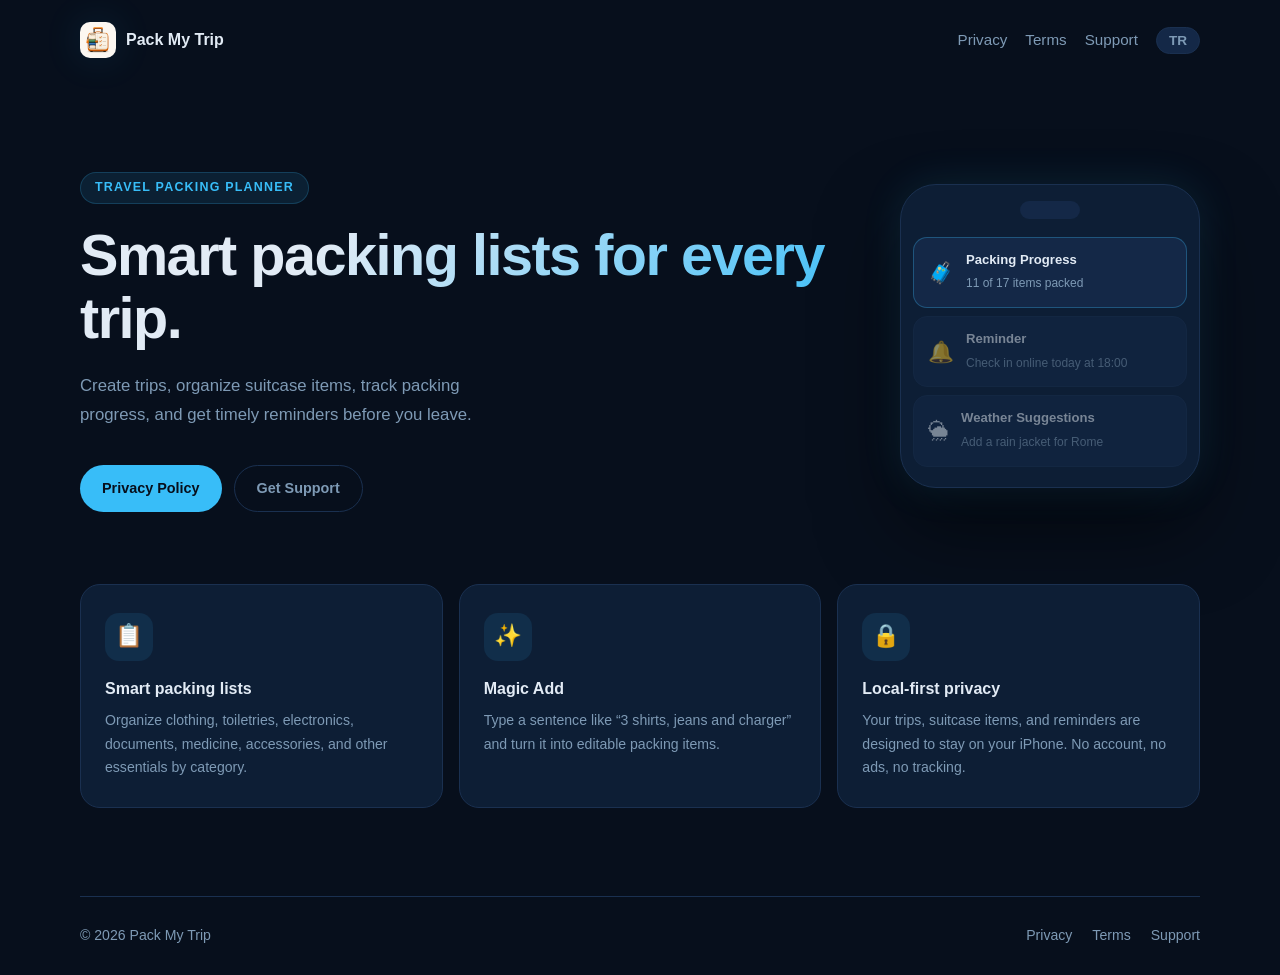
<file: index.html>
<!doctype html>
<html lang="en">
<head>
  <meta charset="utf-8">
  <meta name="viewport" content="width=device-width, initial-scale=1">
  <title data-i18n-title="home.meta.title">Pack My Trip</title>
  <meta name="description" data-i18n-description="home.meta.description" content="Pack My Trip helps you create smart packing lists, track packing progress, set reminders, and prepare for every trip locally on your iPhone.">
  <link rel="icon" href="favicon.svg" type="image/svg+xml">
  <link rel="stylesheet" href="assets/styles.css">
</head>
<body>
  <header class="site-header">
    <a class="brand" href="index.html" aria-label="Pack My Trip home">
      <span class="brand-mark"><img src="assets/images/pack-my-trip-app-logo.png" alt="" aria-hidden="true"></span>
      <span data-i18n="app.name">Pack My Trip</span>
    </a>
    <div class="header-actions">
      <nav class="nav" aria-label="Main navigation">
        <a href="privacy.html" data-i18n="nav.privacy">Privacy</a>
        <a href="terms.html" data-i18n="nav.terms">Terms</a>
        <a href="support.html" data-i18n="nav.support">Support</a>
      </nav>
      <button class="language-toggle" type="button" data-language-toggle aria-label="Change language">TR</button>
    </div>
  </header>

  <main>
    <section class="hero">
      <div class="hero-copy">
        <p class="eyebrow" data-i18n="home.eyebrow">Travel Packing Planner</p>
        <h1 data-i18n="home.title">Smart packing lists for every trip.</h1>
        <p class="lead" data-i18n="home.lead">Create trips, organize suitcase items, track packing progress, and get timely reminders before you leave.</p>
        <div class="actions">
          <a class="button primary" href="privacy.html" data-i18n="home.privacyCta">Privacy Policy</a>
          <a class="button secondary" href="support.html" data-i18n="home.supportCta">Get Support</a>
        </div>
      </div>
      <div class="phone-preview" aria-label="App feature preview">
        <div class="phone-top"></div>
        <div class="preview-card active">
          <span class="icon">🧳</span>
          <div>
            <strong data-i18n="home.preview.progress.title">Packing Progress</strong>
            <small data-i18n="home.preview.progress.body">11 of 17 items packed</small>
          </div>
        </div>
        <div class="preview-card">
          <span class="icon">🔔</span>
          <div>
            <strong data-i18n="home.preview.reminder.title">Reminder</strong>
            <small data-i18n="home.preview.reminder.body">Check in online today at 18:00</small>
          </div>
        </div>
        <div class="preview-card">
          <span class="icon">🌦</span>
          <div>
            <strong data-i18n="home.preview.weather.title">Weather Suggestions</strong>
            <small data-i18n="home.preview.weather.body">Add a rain jacket for Rome</small>
          </div>
        </div>
      </div>
    </section>

    <section class="features" aria-label="Features">
      <article>
        <span>📋</span>
        <h2 data-i18n="home.feature.lists.title">Smart packing lists</h2>
        <p data-i18n="home.feature.lists.body">Organize clothing, toiletries, electronics, documents, medicine, accessories, and other essentials by category.</p>
      </article>
      <article>
        <span>✨</span>
        <h2 data-i18n="home.feature.magic.title">Magic Add</h2>
        <p data-i18n="home.feature.magic.body">Type a sentence like “3 shirts, jeans and charger” and turn it into editable packing items.</p>
      </article>
      <article>
        <span>🔒</span>
        <h2 data-i18n="home.feature.privacy.title">Local-first</h2>
        <p data-i18n="home.feature.privacy.body">Your trips, suitcase items, and reminders are designed to stay on your iPhone. No account, no ads, no tracking.</p>
      </article>
    </section>
  </main>

  <footer class="footer">
    <span data-i18n="app.copyright">© 2026 Pack My Trip</span>
    <span class="footer-links">
      <a href="privacy.html" data-i18n="nav.privacy">Privacy</a>
      <a href="terms.html" data-i18n="nav.terms">Terms</a>
      <a href="support.html" data-i18n="nav.support">Support</a>
    </span>
  </footer>
  <script src="assets/i18n.js"></script>
</body>
</html>
</file>
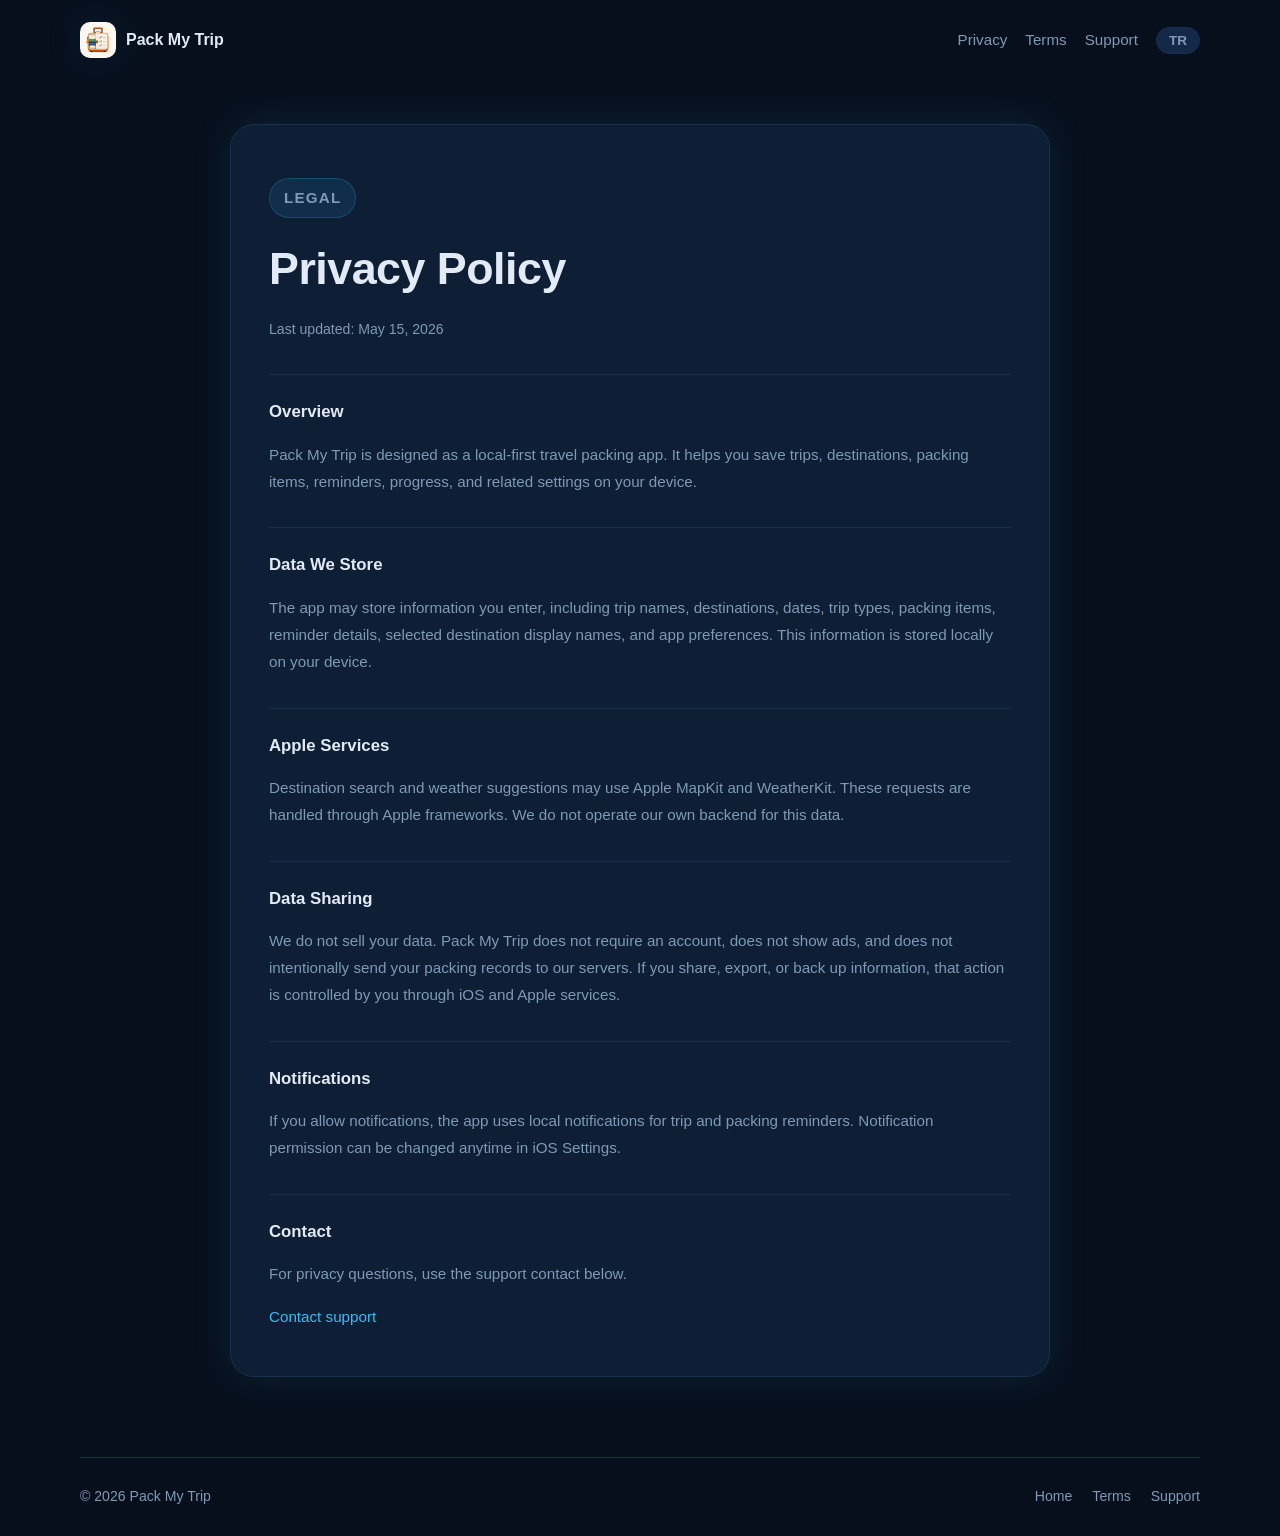
<file: privacy.html>
<!doctype html>
<html lang="en">
<head>
  <meta charset="utf-8">
  <meta name="viewport" content="width=device-width, initial-scale=1">
  <title data-i18n-title="privacy.meta.title">Privacy Policy - Pack My Trip</title>
  <meta name="description" data-i18n-description="privacy.meta.description" content="Privacy Policy for Pack My Trip.">
  <link rel="icon" href="favicon.svg" type="image/svg+xml">
  <link rel="stylesheet" href="assets/styles.css">
</head>
<body>
  <header class="site-header">
    <a class="brand" href="index.html"><span class="brand-mark"><img src="assets/images/pack-my-trip-app-logo.png" alt="" aria-hidden="true"></span><span data-i18n="app.name">Pack My Trip</span></a>
    <div class="header-actions">
      <nav class="nav" aria-label="Main navigation">
        <a href="privacy.html" data-i18n="nav.privacy">Privacy</a>
        <a href="terms.html" data-i18n="nav.terms">Terms</a>
        <a href="support.html" data-i18n="nav.support">Support</a>
      </nav>
      <button class="language-toggle" type="button" data-language-toggle aria-label="Change language">TR</button>
    </div>
  </header>

  <main class="page">
    <p class="eyebrow" data-i18n="legal.eyebrow">Legal</p>
    <h1 data-i18n="privacy.title">Privacy Policy</h1>
    <p class="updated" data-i18n="legal.updated">Last updated: May 15, 2026</p>

    <section>
      <h2 data-i18n="privacy.overview.title">Overview</h2>
      <p data-i18n="privacy.overview.body">Pack My Trip is designed as a local-first travel packing app. It helps you save trips, destinations, packing items, reminders, progress, and related settings on your device.</p>
    </section>

    <section>
      <h2 data-i18n="privacy.data.title">Data We Store</h2>
      <p data-i18n="privacy.data.body">The app may store information you enter, including trip names, destinations, dates, trip types, packing items, reminder details, selected destination display names, and app preferences. This information is stored locally on your device.</p>
    </section>

    <section>
      <h2 data-i18n="privacy.apple.title">Apple Services</h2>
      <p data-i18n="privacy.apple.body">Destination search and weather suggestions may use Apple MapKit and WeatherKit. These requests are handled through Apple frameworks. We do not operate our own backend for this data.</p>
    </section>

    <section>
      <h2 data-i18n="privacy.sharing.title">Data Sharing</h2>
      <p data-i18n="privacy.sharing.body">We do not sell your data. Pack My Trip does not require an account, does not show ads, and does not intentionally send your packing records to our servers. If you share, export, or back up information, that action is controlled by you through iOS and Apple services.</p>
    </section>

    <section>
      <h2 data-i18n="privacy.notifications.title">Notifications</h2>
      <p data-i18n="privacy.notifications.body">If you allow notifications, the app uses local notifications for trip and packing reminders. Notification permission can be changed anytime in iOS Settings.</p>
    </section>

    <section>
      <h2 data-i18n="legal.contact.title">Contact</h2>
      <p data-i18n="privacy.contact.body">For privacy questions, use the support contact below.</p>
      <p><a class="contact-link" href="support.html" data-i18n="legal.contact.link">Contact support</a></p>
    </section>
  </main>

  <footer class="footer">
    <span data-i18n="app.copyright">© 2026 Pack My Trip</span>
    <span class="footer-links"><a href="index.html" data-i18n="nav.home">Home</a><a href="terms.html" data-i18n="nav.terms">Terms</a><a href="support.html" data-i18n="nav.support">Support</a></span>
  </footer>
  <script src="assets/i18n.js"></script>
  <script src="assets/contact.js"></script>
</body>
</html>
</file>
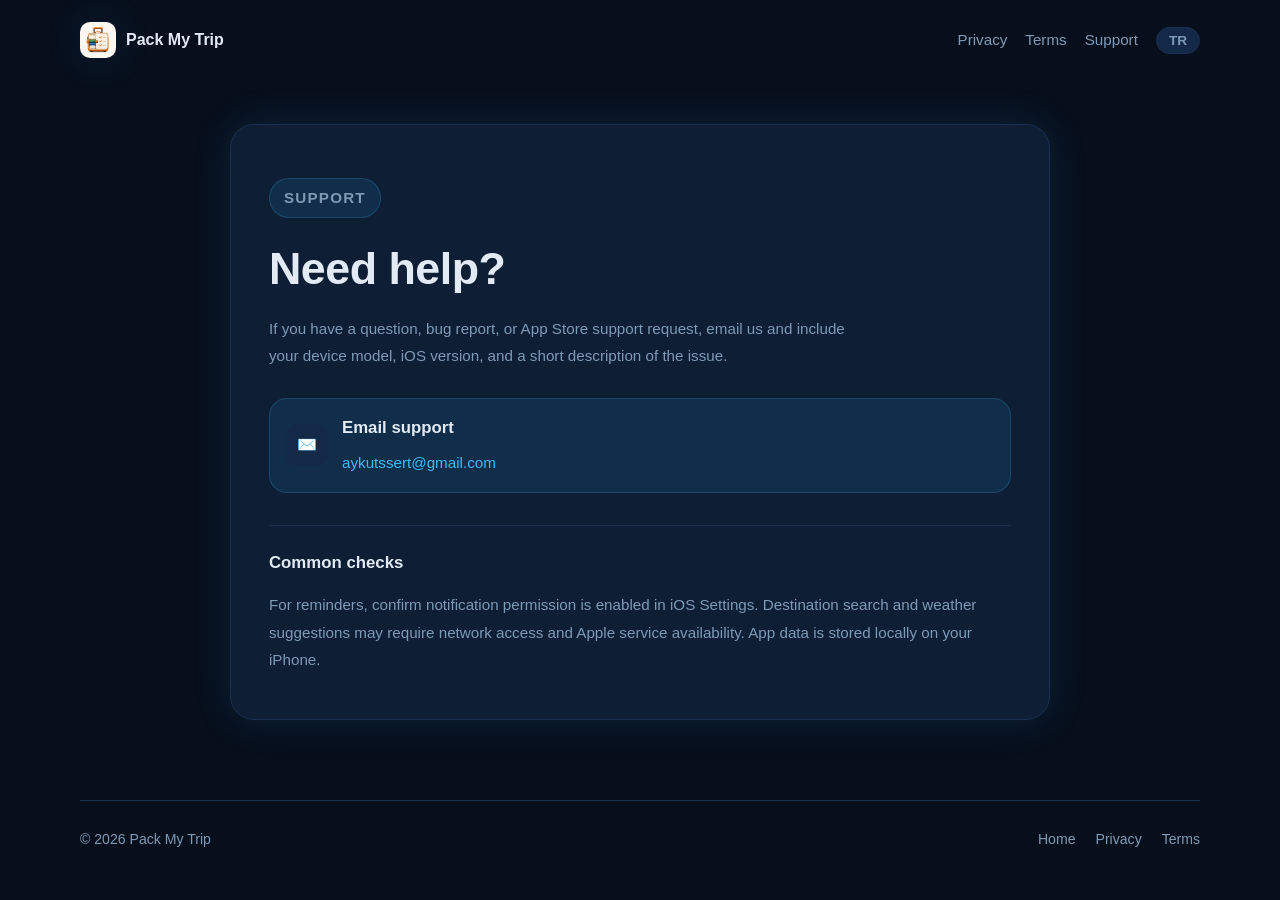
<file: support.html>
<!doctype html>
<html lang="en">
<head>
  <meta charset="utf-8">
  <meta name="viewport" content="width=device-width, initial-scale=1">
  <title data-i18n-title="support.meta.title">Support - Pack My Trip</title>
  <meta name="description" data-i18n-description="support.meta.description" content="Support for Pack My Trip.">
  <link rel="icon" href="favicon.svg" type="image/svg+xml">
  <link rel="stylesheet" href="assets/styles.css">
</head>
<body>
  <header class="site-header">
    <a class="brand" href="index.html"><span class="brand-mark"><img src="assets/images/pack-my-trip-app-logo.png" alt="" aria-hidden="true"></span><span data-i18n="app.name">Pack My Trip</span></a>
    <div class="header-actions">
      <nav class="nav" aria-label="Main navigation">
        <a href="privacy.html" data-i18n="nav.privacy">Privacy</a>
        <a href="terms.html" data-i18n="nav.terms">Terms</a>
        <a href="support.html" data-i18n="nav.support">Support</a>
      </nav>
      <button class="language-toggle" type="button" data-language-toggle aria-label="Change language">TR</button>
    </div>
  </header>

  <main class="page support-page">
    <p class="eyebrow" data-i18n="support.eyebrow">Support</p>
    <h1 data-i18n="support.title">Need help?</h1>
    <p class="lead compact" data-i18n="support.lead">If you have a question, bug report, or App Store support request, email us and include your device model, iOS version, and a short description of the issue.</p>

    <div class="support-card">
      <span class="support-icon">✉️</span>
      <div>
        <h2 data-i18n="support.email.title">Email support</h2>
        <p><a class="contact-link" href="#" rel="nofollow" data-i18n="support.email.link">aykutssert@gmail.com</a></p>
      </div>
    </div>

    <section>
      <h2 data-i18n="support.checks.title">Common checks</h2>
      <p data-i18n="support.checks.body">For reminders, confirm notification permission is enabled in iOS Settings. Destination search and weather suggestions may require network access and Apple service availability. App data is stored locally on your iPhone.</p>
    </section>
  </main>

  <footer class="footer">
    <span data-i18n="app.copyright">© 2026 Pack My Trip</span>
    <span class="footer-links"><a href="index.html" data-i18n="nav.home">Home</a><a href="privacy.html" data-i18n="nav.privacy">Privacy</a><a href="terms.html" data-i18n="nav.terms">Terms</a></span>
  </footer>
  <script src="assets/i18n.js"></script>
  <script src="assets/contact.js"></script>
</body>
</html>
</file>
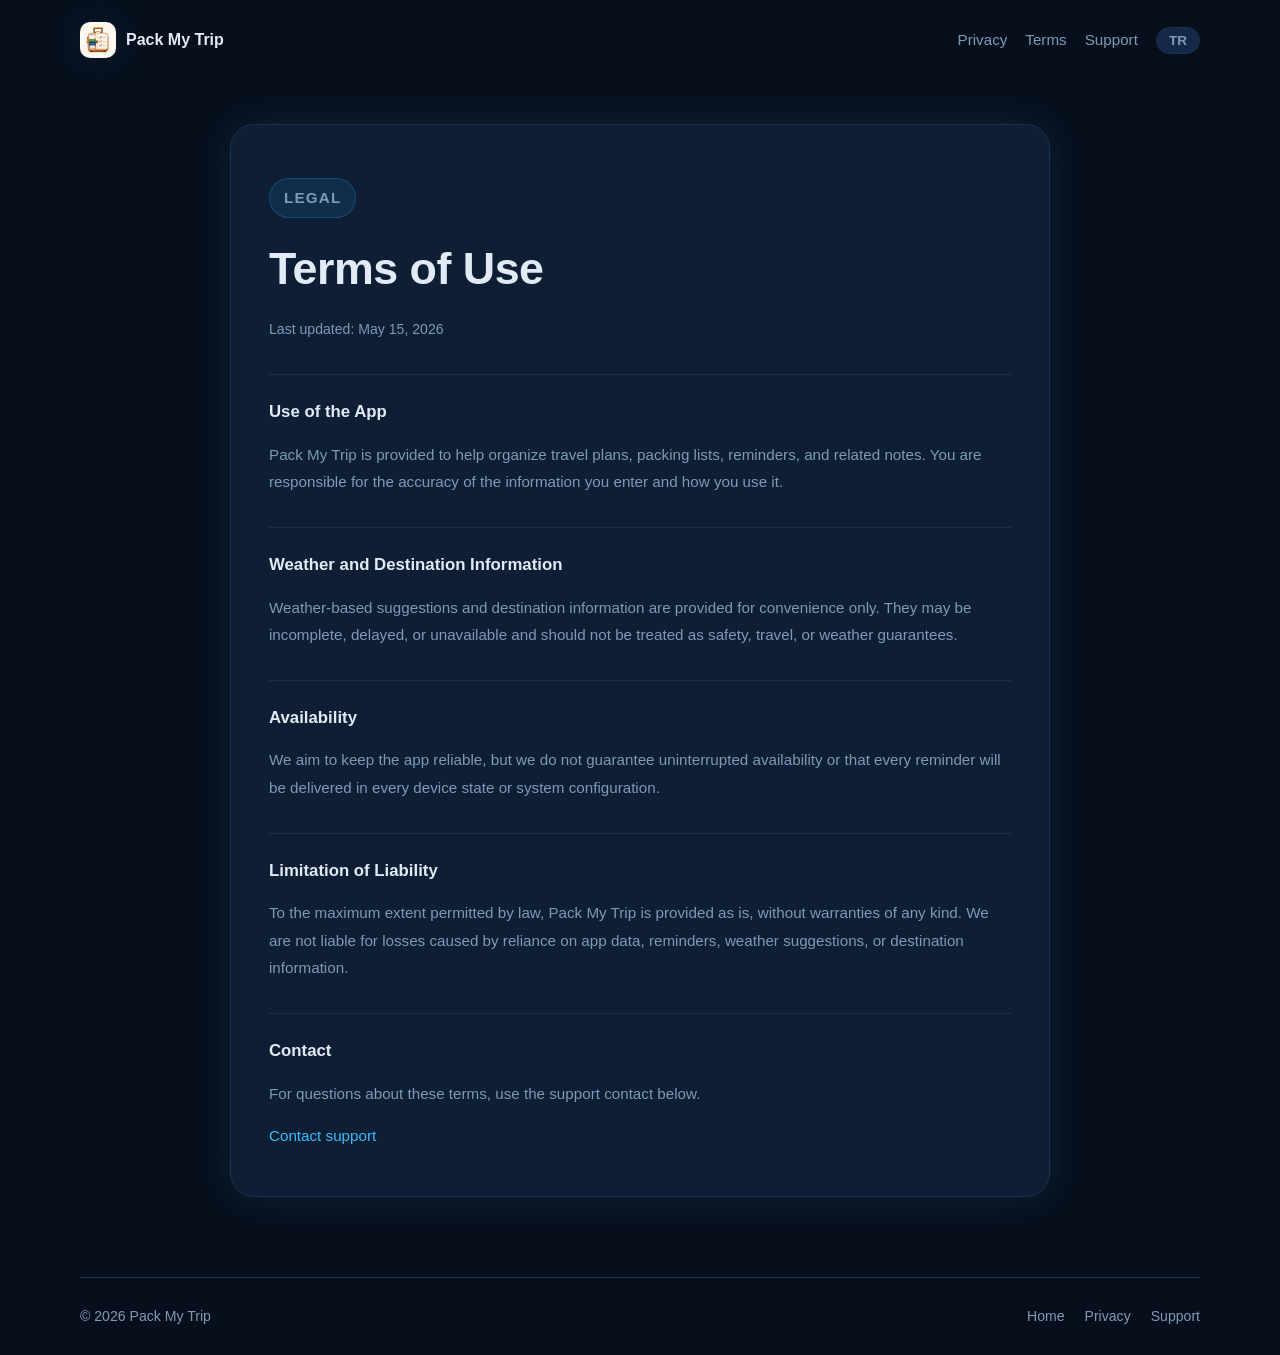
<file: terms.html>
<!doctype html>
<html lang="en">
<head>
  <meta charset="utf-8">
  <meta name="viewport" content="width=device-width, initial-scale=1">
  <title data-i18n-title="terms.meta.title">Terms of Use - Pack My Trip</title>
  <meta name="description" data-i18n-description="terms.meta.description" content="Terms of Use for Pack My Trip.">
  <link rel="icon" href="favicon.svg" type="image/svg+xml">
  <link rel="stylesheet" href="assets/styles.css">
</head>
<body>
  <header class="site-header">
    <a class="brand" href="index.html"><span class="brand-mark"><img src="assets/images/pack-my-trip-app-logo.png" alt="" aria-hidden="true"></span><span data-i18n="app.name">Pack My Trip</span></a>
    <div class="header-actions">
      <nav class="nav" aria-label="Main navigation">
        <a href="privacy.html" data-i18n="nav.privacy">Privacy</a>
        <a href="terms.html" data-i18n="nav.terms">Terms</a>
        <a href="support.html" data-i18n="nav.support">Support</a>
      </nav>
      <button class="language-toggle" type="button" data-language-toggle aria-label="Change language">TR</button>
    </div>
  </header>

  <main class="page">
    <p class="eyebrow" data-i18n="legal.eyebrow">Legal</p>
    <h1 data-i18n="terms.title">Terms of Use</h1>
    <p class="updated" data-i18n="legal.updated">Last updated: May 15, 2026</p>

    <section>
      <h2 data-i18n="terms.use.title">Use of the App</h2>
      <p data-i18n="terms.use.body">Pack My Trip is provided to help organize travel plans, packing lists, reminders, and related notes. You are responsible for the accuracy of the information you enter and how you use it.</p>
    </section>

    <section>
      <h2 data-i18n="terms.weather.title">Weather and Destination Information</h2>
      <p data-i18n="terms.weather.body">Weather-based suggestions and destination information are provided for convenience only. They may be incomplete, delayed, or unavailable and should not be treated as safety, travel, or weather guarantees.</p>
    </section>

    <section>
      <h2 data-i18n="terms.availability.title">Availability</h2>
      <p data-i18n="terms.availability.body">We aim to keep the app reliable, but we do not guarantee uninterrupted availability or that every reminder will be delivered in every device state or system configuration.</p>
    </section>

    <section>
      <h2 data-i18n="terms.liability.title">Limitation of Liability</h2>
      <p data-i18n="terms.liability.body">To the maximum extent permitted by law, Pack My Trip is provided as is, without warranties of any kind. We are not liable for losses caused by reliance on app data, reminders, weather suggestions, or destination information.</p>
    </section>

    <section>
      <h2 data-i18n="legal.contact.title">Contact</h2>
      <p data-i18n="terms.contact.body">For questions about these terms, use the support contact below.</p>
      <p><a class="contact-link" href="support.html" data-i18n="legal.contact.link">Contact support</a></p>
    </section>
  </main>

  <footer class="footer">
    <span data-i18n="app.copyright">© 2026 Pack My Trip</span>
    <span class="footer-links"><a href="index.html" data-i18n="nav.home">Home</a><a href="privacy.html" data-i18n="nav.privacy">Privacy</a><a href="support.html" data-i18n="nav.support">Support</a></span>
  </footer>
  <script src="assets/i18n.js"></script>
  <script src="assets/contact.js"></script>
</body>
</html>
</file>
<file: assets/styles.css>
:root {
  color-scheme: dark;
  --bg: #070F1C;
  --surface: #0D1E35;
  --elevated: #142847;
  --text: #E2EBF5;
  --muted: #7E9AB5;
  --line: #1A3050;
  --accent: #38BDF8;
  --accent-strong: #0EA5E9;
  --warm: #F59E0B;
  --soft: rgba(56, 189, 248, 0.1);
  --glow: 0 0 40px rgba(56, 189, 248, 0.12);
}

* { box-sizing: border-box; }

body {
  margin: 0; min-height: 100vh;
  background: var(--bg); color: var(--text);
  font-family: -apple-system, BlinkMacSystemFont, "Segoe UI", sans-serif;
  line-height: 1.55;
}

a { color: inherit; text-decoration: none; }

/* Header */
.site-header {
  display: flex; align-items: center; justify-content: space-between; gap: 24px;
  width: min(1120px, calc(100% - 40px)); margin: 0 auto; padding: 22px 0;
}
.header-actions { display: flex; align-items: center; gap: 18px; }
.brand { display: inline-flex; align-items: center; gap: 10px; color: var(--text); font-weight: 750; }
.brand-mark {
  display: grid; width: 36px; height: 36px; place-items: center;
  overflow: hidden; border-radius: 10px; background: var(--surface); box-shadow: var(--glow);
}
.brand-mark img { display: block; width: 100%; height: 100%; object-fit: cover; }
.nav { display: flex; gap: 18px; color: var(--muted); font-size: 0.95rem; }
.nav a { transition: color .15s; }
.nav a:hover { color: var(--text); }
.language-toggle {
  background: var(--elevated); border: 1px solid var(--line);
  color: var(--muted); font-size: 0.85rem; font-weight: 600;
  padding: 5px 12px; border-radius: 100px; cursor: pointer;
  transition: color .15s, border-color .15s;
}
.language-toggle:hover { color: var(--accent); border-color: rgba(56,189,248,.4); }

/* Hero */
.hero {
  width: min(1120px, calc(100% - 40px)); margin: 0 auto;
  padding: 80px 0 72px;
  display: grid; grid-template-columns: 1fr 300px;
  align-items: center; gap: 64px;
}
.eyebrow {
  display: inline-flex; align-items: center;
  font-size: 0.78rem; font-weight: 700; letter-spacing: 1.2px; text-transform: uppercase;
  color: var(--accent); background: var(--soft); border: 1px solid rgba(56,189,248,.2);
  padding: 5px 14px; border-radius: 100px; margin-bottom: 20px;
}
.hero-copy h1 {
  font-size: clamp(2.4rem, 5vw, 3.6rem); font-weight: 800;
  line-height: 1.1; letter-spacing: -1.5px; margin: 0 0 20px;
  background: linear-gradient(130deg, var(--text) 30%, var(--accent));
  -webkit-background-clip: text; -webkit-text-fill-color: transparent; background-clip: text;
}
.hero-copy .lead {
  font-size: 1.05rem; color: var(--muted); max-width: 420px; line-height: 1.75; margin: 0 0 36px;
}
.actions { display: flex; gap: 12px; flex-wrap: wrap; }
.button {
  display: inline-flex; align-items: center;
  padding: 11px 22px; border-radius: 100px;
  font-size: 0.9rem; font-weight: 600; transition: transform .15s, opacity .15s;
}
.button:hover { transform: translateY(-2px); opacity: .88; }
.button.primary { background: var(--accent); color: #070F1C; }
.button.secondary { background: transparent; color: var(--muted); border: 1px solid var(--line); }
.button.secondary:hover { color: var(--text); border-color: var(--muted); }

/* Phone */
.phone-preview {
  background: var(--surface); border-radius: 36px; padding: 16px 12px 20px;
  border: 1px solid var(--line); box-shadow: var(--glow), 0 40px 80px rgba(0,0,0,.5);
  display: flex; flex-direction: column; gap: 8px;
}
.phone-top { width: 60px; height: 18px; background: var(--elevated); border-radius: 100px; margin: 0 auto 10px; }
.preview-card {
  display: flex; align-items: center; gap: 12px;
  background: var(--elevated); border-radius: 14px; padding: 12px 14px;
  border: 1px solid var(--line); opacity: .5; transition: opacity .2s;
}
.preview-card.active { opacity: 1; border-color: rgba(56,189,248,.3); }
.preview-card .icon { font-size: 1.3rem; flex-shrink: 0; }
.preview-card strong { display: block; font-size: 0.82rem; font-weight: 700; color: var(--text); }
.preview-card small { font-size: 0.75rem; color: var(--muted); }

/* Features */
.features {
  width: min(1120px, calc(100% - 40px)); margin: 0 auto; padding: 0 0 88px;
  display: grid; grid-template-columns: repeat(3, 1fr); gap: 16px;
}
.features article {
  background: var(--surface); border: 1px solid var(--line);
  border-radius: 20px; padding: 28px 24px; transition: border-color .2s, transform .2s;
}
.features article:hover { border-color: rgba(56,189,248,.3); transform: translateY(-4px); }
.features article > span {
  display: flex; align-items: center; justify-content: center;
  width: 48px; height: 48px; border-radius: 14px;
  background: var(--soft); font-size: 1.4rem; margin-bottom: 16px;
}
.features article h2 { font-size: 1rem; font-weight: 700; margin: 0 0 8px; color: var(--text); }
.features article p { font-size: 0.88rem; color: var(--muted); line-height: 1.65; margin: 0; }

/* Footer */
.footer {
  border-top: 1px solid var(--line);
  display: flex; align-items: center; justify-content: space-between; flex-wrap: wrap; gap: 12px;
  width: min(1120px, calc(100% - 40px)); margin: 0 auto; padding: 28px 0;
  font-size: 0.88rem; color: var(--muted);
}
.footer-links { display: flex; gap: 20px; }
.footer-links a { transition: color .15s; }
.footer-links a:hover { color: var(--text); }

/* Inner pages */
.page {
  width: min(820px, calc(100% - 40px));
  margin: 44px auto 80px; padding: 38px;
  background: var(--surface); border: 1px solid var(--line);
  border-radius: 24px; box-shadow: var(--glow);
}
.page h1 { font-size: clamp(1.8rem, 4vw, 2.8rem); font-weight: 800; letter-spacing: -0.5px; margin: 8px 0 4px; }
.page .updated { font-size: 0.88rem; color: var(--muted); margin-bottom: 8px; }
.page section { margin-top: 32px; padding-top: 24px; border-top: 1px solid var(--line); }
.page h2 { font-size: 1.05rem; font-weight: 700; margin: 0 0 8px; color: var(--text); }
.page p, .page li { font-size: 0.95rem; color: var(--muted); line-height: 1.8; margin-bottom: 8px; }
.page ul { padding-left: 20px; }
.contact-link { color: var(--accent); }
.contact-link:hover { text-decoration: underline; }

.lead { font-size: 1.04rem; color: var(--muted); line-height: 1.75; margin: 12px 0 0; }
.compact { max-width: 580px; }

.support-card {
  display: flex; align-items: center; gap: 14px;
  margin-top: 28px; padding: 16px;
  border: 1px solid rgba(56,189,248,.2); border-radius: 18px;
  background: var(--soft);
}
.support-card p { margin: 0; }
.support-icon {
  display: grid; flex: 0 0 auto;
  width: 42px; height: 42px; place-items: center;
  border-radius: 12px; background: var(--elevated);
}
.support-page { max-width: 860px; }

.not-found { text-align: center; }

@media (max-width: 760px) {
  .hero { grid-template-columns: 1fr; padding: 52px 0 48px; gap: 40px; }
  .features { grid-template-columns: 1fr; }
  .hero-copy h1 { font-size: 2.2rem; }
  .phone-preview { max-width: 300px; margin: 0 auto; }
}
</file>
